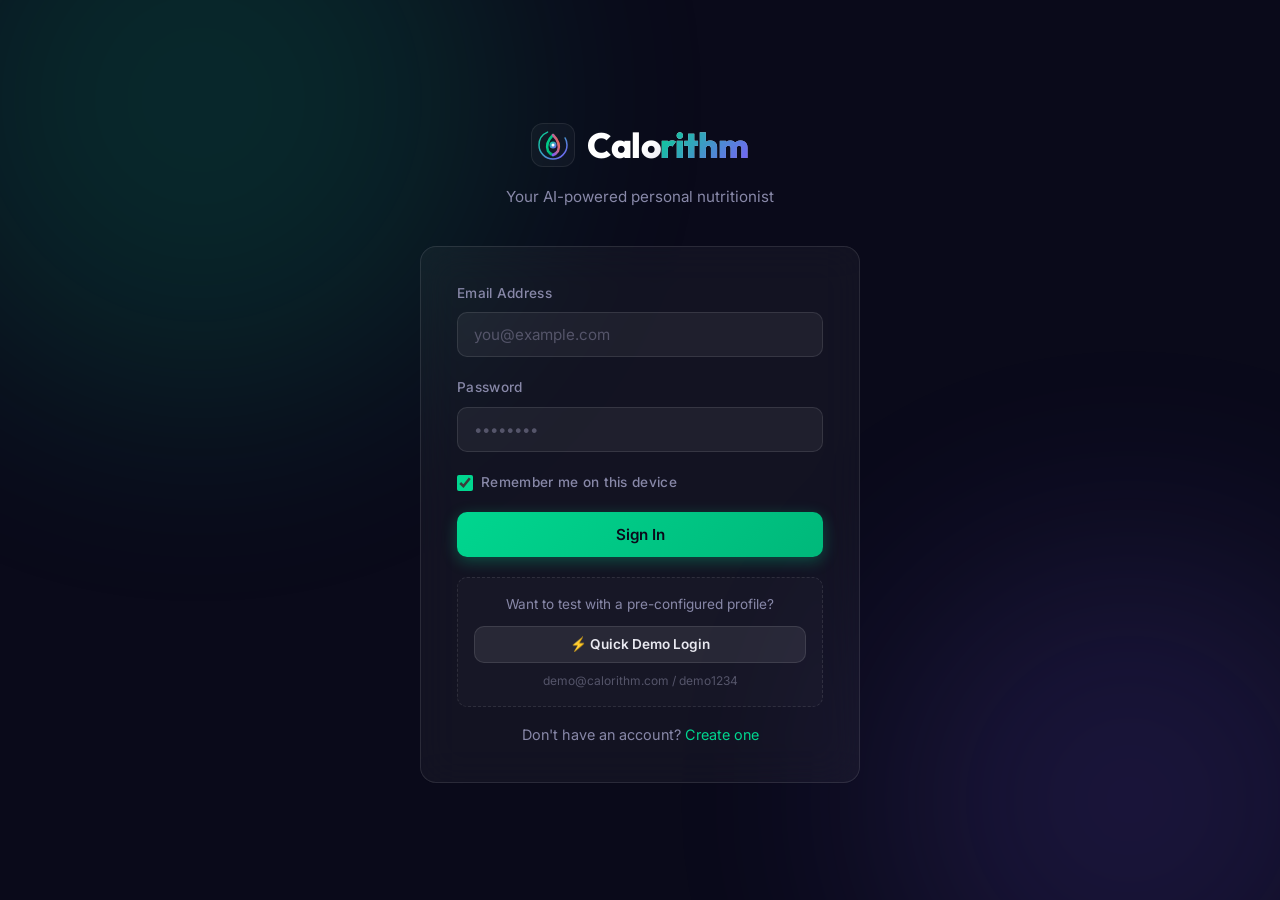
<file: frontend/index.html>
<!DOCTYPE html>
<html lang="en">
<head>
  <meta charset="UTF-8">
  <meta name="viewport" content="width=device-width, initial-scale=1.0">
  <meta name="description" content="AI-powered diet meal planner — personalized nutrition plans generated by artificial intelligence.">
  <title>Calorithm — Smart Diet Planner</title>
  <link rel="stylesheet" href="css/style.css">
</head>
<body>
  <div class="auth-page">
    <div class="auth-container">
      <div class="auth-header">
        <a href="index.html" class="logo">
          <div class="logo-icon-wrapper">
            <svg class="logo-icon" viewBox="0 0 32 32" fill="none" xmlns="http://www.w3.org/2000/svg">
              <defs>
                <linearGradient id="logoGrad" x1="0%" y1="0%" x2="100%" y2="100%">
                  <stop offset="0%" stop-color="var(--accent)" />
                  <stop offset="100%" stop-color="var(--accent-2)" />
                </linearGradient>
                <linearGradient id="leafGrad" x1="0%" y1="0%" x2="100%" y2="100%">
                  <stop offset="0%" stop-color="#00D68F" />
                  <stop offset="100%" stop-color="#00A36C" />
                </linearGradient>
                <linearGradient id="flameGrad" x1="0%" y1="100%" x2="100%" y2="0%">
                  <stop offset="0%" stop-color="#7C5CFC" />
                  <stop offset="100%" stop-color="#FF6B35" />
                </linearGradient>
              </defs>
              <circle class="orbit-ring" cx="16" cy="16" r="14" stroke="url(#logoGrad)" stroke-width="1.5" stroke-linecap="round" stroke-dasharray="60 20" />
              <path class="leaf-lobe" d="M16 6C11 11 9 17 11 22C13 25 16 26 16 26" stroke="url(#leafGrad)" stroke-width="2.5" stroke-linecap="round" />
              <path class="energy-lobe" d="M16 6C21 11 23 17 21 22C19 25 16 26 16 26" stroke="url(#flameGrad)" stroke-width="2.5" stroke-linecap="round" />
              <path d="M16 11V21" stroke="url(#logoGrad)" stroke-width="1.5" stroke-linecap="round" />
              <circle class="center-node" cx="16" cy="16" r="3.5" fill="url(#logoGrad)" />
              <circle cx="16" cy="16" r="1.5" fill="#ffffff" />
            </svg>
          </div>
          <span class="logo-text">Calo<span class="logo-text-highlight">rithm</span></span>
        </a>
        <p>Your AI-powered personal nutritionist</p>
      </div>
      <div class="auth-card">
        <form id="loginForm">
          <div class="form-group">
            <label for="email">Email Address</label>
            <input type="email" id="email" class="form-control" placeholder="you@example.com" required>
          </div>
          <div class="form-group">
            <label for="password">Password</label>
            <input type="password" id="password" class="form-control" placeholder="••••••••" required>
          </div>
          <div class="form-group checkbox-group" style="display:flex;align-items:center;gap:8px;margin-bottom:18px;">
            <input type="checkbox" id="rememberMe" style="width:16px;height:16px;cursor:pointer;accent-color:var(--accent);" checked>
            <label for="rememberMe" style="color:var(--text-secondary);font-size:0.85rem;cursor:pointer;user-select:none;margin-bottom:0;">Remember me on this device</label>
          </div>
          <button type="submit" class="btn btn-primary btn-block">Sign In</button>
        </form>
        <div class="demo-login-box" style="margin-top:20px;padding:16px;border:1px dashed var(--border-glass);border-radius:var(--radius-sm);background:rgba(255,255,255,0.02);text-align:center;">
          <p style="color:var(--text-secondary);font-size:0.85rem;margin-bottom:10px;">Want to test with a pre-configured profile?</p>
          <button id="quickDemoBtn" class="btn btn-secondary btn-block" style="font-size:0.85rem;padding:8px 14px;">⚡ Quick Demo Login</button>
          <div style="font-size:0.75rem;color:var(--text-muted);margin-top:8px;">
            demo@calorithm.com / demo1234
          </div>
        </div>
        <p class="text-center mt-2" style="color:var(--text-secondary);font-size:0.9rem;">
          Don't have an account? <a href="register.html">Create one</a>
        </p>
      </div>
    </div>
  </div>
  <script src="js/api.js"></script>
  <script src="js/auth.js"></script>
</body>
</html>
</file>
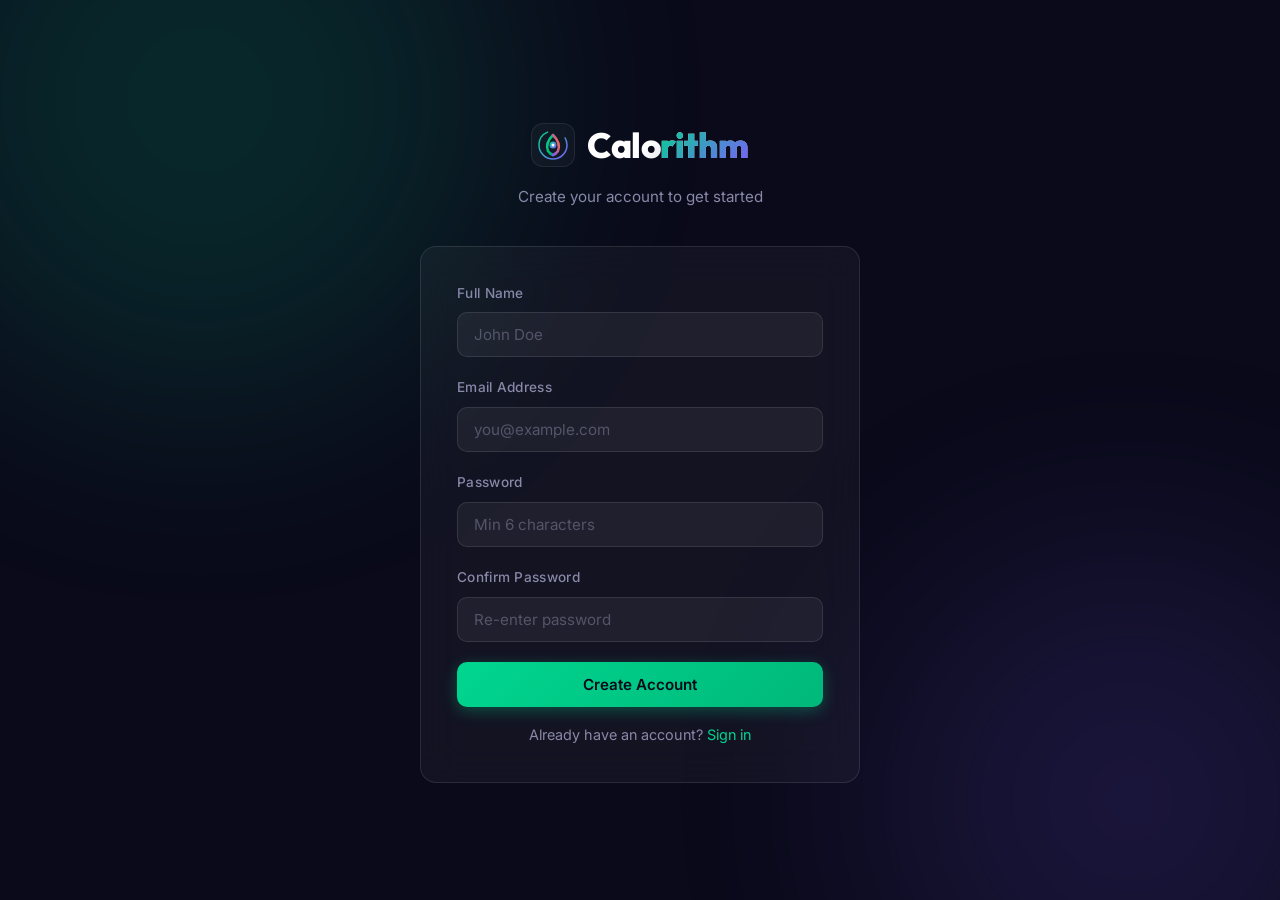
<file: frontend/register.html>
<!DOCTYPE html>
<html lang="en">
<head>
  <meta charset="UTF-8">
  <meta name="viewport" content="width=device-width, initial-scale=1.0">
  <meta name="description" content="Create your Calorithm account to get personalized AI-generated meal plans.">
  <title>Register — Calorithm</title>
  <link rel="stylesheet" href="css/style.css">
</head>
<body>
  <div class="auth-page">
    <div class="auth-container">
      <div class="auth-header">
        <a href="index.html" class="logo">
          <div class="logo-icon-wrapper">
            <svg class="logo-icon" viewBox="0 0 32 32" fill="none" xmlns="http://www.w3.org/2000/svg">
              <defs>
                <linearGradient id="logoGrad" x1="0%" y1="0%" x2="100%" y2="100%">
                  <stop offset="0%" stop-color="var(--accent)" />
                  <stop offset="100%" stop-color="var(--accent-2)" />
                </linearGradient>
                <linearGradient id="leafGrad" x1="0%" y1="0%" x2="100%" y2="100%">
                  <stop offset="0%" stop-color="#00D68F" />
                  <stop offset="100%" stop-color="#00A36C" />
                </linearGradient>
                <linearGradient id="flameGrad" x1="0%" y1="100%" x2="100%" y2="0%">
                  <stop offset="0%" stop-color="#7C5CFC" />
                  <stop offset="100%" stop-color="#FF6B35" />
                </linearGradient>
              </defs>
              <circle class="orbit-ring" cx="16" cy="16" r="14" stroke="url(#logoGrad)" stroke-width="1.5" stroke-linecap="round" stroke-dasharray="60 20" />
              <path class="leaf-lobe" d="M16 6C11 11 9 17 11 22C13 25 16 26 16 26" stroke="url(#leafGrad)" stroke-width="2.5" stroke-linecap="round" />
              <path class="energy-lobe" d="M16 6C21 11 23 17 21 22C19 25 16 26 16 26" stroke="url(#flameGrad)" stroke-width="2.5" stroke-linecap="round" />
              <path d="M16 11V21" stroke="url(#logoGrad)" stroke-width="1.5" stroke-linecap="round" />
              <circle class="center-node" cx="16" cy="16" r="3.5" fill="url(#logoGrad)" />
              <circle cx="16" cy="16" r="1.5" fill="#ffffff" />
            </svg>
          </div>
          <span class="logo-text">Calo<span class="logo-text-highlight">rithm</span></span>
        </a>
        <p>Create your account to get started</p>
      </div>
      <div class="auth-card">
        <form id="registerForm">
          <div class="form-group">
            <label for="name">Full Name</label>
            <input type="text" id="name" class="form-control" placeholder="John Doe" required>
          </div>
          <div class="form-group">
            <label for="email">Email Address</label>
            <input type="email" id="email" class="form-control" placeholder="you@example.com" required>
          </div>
          <div class="form-group">
            <label for="password">Password</label>
            <input type="password" id="password" class="form-control" placeholder="Min 6 characters" required minlength="6">
          </div>
          <div class="form-group">
            <label for="confirmPassword">Confirm Password</label>
            <input type="password" id="confirmPassword" class="form-control" placeholder="Re-enter password" required>
          </div>
          <button type="submit" class="btn btn-primary btn-block">Create Account</button>
        </form>
        <p class="text-center mt-2" style="color:var(--text-secondary);font-size:0.9rem;">
          Already have an account? <a href="index.html">Sign in</a>
        </p>
      </div>
    </div>
  </div>
  <script src="js/api.js"></script>
  <script src="js/auth.js"></script>
</body>
</html>
</file>
<file: frontend/css/style.css>
/* ═══════════════════════════════════════════════════════════
   AI Diet Planner — Design System
   ═══════════════════════════════════════════════════════════ */

@import url('https://fonts.googleapis.com/css2?family=Inter:wght@300;400;500;600;700&family=Outfit:wght@400;500;600;700;800&display=swap');

/* ── CSS Variables ─────────────────────────────────────── */
:root {
  --bg-primary: #0a0a1a;
  --bg-secondary: #111128;
  --bg-card: rgba(255, 255, 255, 0.04);
  --bg-card-hover: rgba(255, 255, 255, 0.07);
  --bg-glass: rgba(255, 255, 255, 0.06);
  --border-glass: rgba(255, 255, 255, 0.1);
  --text-primary: #e8e8f0;
  --text-secondary: #8888a8;
  --text-muted: #55556a;
  --accent: #00d68f;
  --accent-glow: rgba(0, 214, 143, 0.3);
  --accent-2: #7c5cfc;
  --accent-2-glow: rgba(124, 92, 252, 0.3);
  --danger: #ff4757;
  --warning: #f0ad4e;
  --orange: #ff6b35;
  --radius: 16px;
  --radius-sm: 10px;
  --radius-xs: 6px;
  --shadow: 0 8px 32px rgba(0, 0, 0, 0.4);
  --transition: 0.3s cubic-bezier(0.4, 0, 0.2, 1);
  --font-body: 'Inter', -apple-system, sans-serif;
  --font-heading: 'Outfit', 'Inter', sans-serif;
}

/* ── Reset & Base ──────────────────────────────────────── */
*, *::before, *::after { box-sizing: border-box; margin: 0; padding: 0; }

html { scroll-behavior: smooth; }

body {
  font-family: var(--font-body);
  background: var(--bg-primary);
  color: var(--text-primary);
  min-height: 100vh;
  line-height: 1.6;
  -webkit-font-smoothing: antialiased;
}

a { color: var(--accent); text-decoration: none; transition: var(--transition); }
a:hover { color: #33e0a8; }

/* ── Background Gradient Orbs ──────────────────────────── */
body::before, body::after {
  content: '';
  position: fixed;
  border-radius: 50%;
  filter: blur(120px);
  opacity: 0.15;
  z-index: -1;
  pointer-events: none;
}
body::before {
  width: 600px; height: 600px;
  background: var(--accent);
  top: -200px; left: -100px;
}
body::after {
  width: 500px; height: 500px;
  background: var(--accent-2);
  bottom: -150px; right: -100px;
}

/* ── Layout ────────────────────────────────────────────── */
.container {
  max-width: 1200px;
  margin: 0 auto;
  padding: 0 24px;
}

.page-wrapper {
  min-height: 100vh;
  display: flex;
  flex-direction: column;
}

/* ── Glass Card ────────────────────────────────────────── */
.card {
  background: var(--bg-card);
  border: 1px solid var(--border-glass);
  border-radius: var(--radius);
  padding: 28px;
  backdrop-filter: blur(20px);
  -webkit-backdrop-filter: blur(20px);
  transition: var(--transition);
}
.card:hover {
  background: var(--bg-card-hover);
  border-color: rgba(255,255,255,0.15);
  transform: translateY(-2px);
  box-shadow: var(--shadow);
}

/* ── Auth Layout (Login/Register) ──────────────────────── */
.auth-page {
  min-height: 100vh;
  display: flex;
  align-items: center;
  justify-content: center;
  padding: 24px;
}

.auth-container {
  width: 100%;
  max-width: 440px;
}

.auth-header {
  text-align: center;
  margin-bottom: 36px;
}

/* ── Logo Component ────────────────────────────────────── */
.logo {
  display: inline-flex;
  align-items: center;
  gap: 12px;
  text-decoration: none !important;
  color: inherit;
  transition: var(--transition);
}

.logo:hover {
  transform: translateY(-1px);
}

.logo-icon-wrapper {
  position: relative;
  display: flex;
  align-items: center;
  justify-content: center;
  background: rgba(255, 255, 255, 0.03);
  border: 1px solid rgba(255, 255, 255, 0.08);
  transition: var(--transition);
}

.logo:hover .logo-icon-wrapper {
  background: rgba(255, 255, 255, 0.06);
  border-color: rgba(255, 255, 255, 0.15);
  box-shadow: 0 0 15px rgba(0, 214, 143, 0.2), 0 0 25px rgba(124, 92, 252, 0.1);
}

.logo-icon {
  width: 100%;
  height: 100%;
  transition: var(--transition);
}

.logo:hover .logo-icon {
  transform: scale(1.05);
}

.logo-icon .orbit-ring {
  transform-origin: center;
  transition: transform 1.5s cubic-bezier(0.2, 0.8, 0.2, 1);
}

.logo:hover .logo-icon .orbit-ring {
  transform: rotate(180deg);
}

@keyframes pulse-node {
  0%, 100% { transform: scale(1); opacity: 0.9; }
  50% { transform: scale(1.2); opacity: 1; }
}

.logo-icon .center-node {
  transform-origin: center;
  animation: pulse-node 2.5s infinite ease-in-out;
}

.logo-text {
  font-family: var(--font-heading);
  font-weight: 800;
  letter-spacing: -0.5px;
  background: linear-gradient(135deg, #ffffff 40%, #a5a5c5 100%);
  -webkit-background-clip: text;
  -webkit-text-fill-color: transparent;
  background-clip: text;
  transition: var(--transition);
}

.logo-text-highlight {
  background: linear-gradient(135deg, var(--accent), var(--accent-2));
  -webkit-background-clip: text;
  -webkit-text-fill-color: transparent;
  background-clip: text;
}

/* Logo placement sizes */
.auth-header .logo {
  justify-content: center;
  margin-bottom: 12px;
}

.auth-header .logo-text {
  font-size: 2.2rem;
}

.auth-header .logo-icon-wrapper {
  width: 44px;
  height: 44px;
  border-radius: 12px;
  padding: 5px;
}

.auth-header p {
  color: var(--text-secondary);
  font-size: 0.95rem;
}

.auth-card {
  background: var(--bg-card);
  border: 1px solid var(--border-glass);
  border-radius: var(--radius);
  padding: 36px;
  backdrop-filter: blur(20px);
}

/* ── Form Elements ─────────────────────────────────────── */
.form-group {
  margin-bottom: 20px;
}

.form-group label {
  display: block;
  font-size: 0.85rem;
  font-weight: 500;
  color: var(--text-secondary);
  margin-bottom: 8px;
  letter-spacing: 0.3px;
}

.form-control {
  width: 100%;
  padding: 12px 16px;
  background: rgba(255,255,255,0.05);
  border: 1px solid var(--border-glass);
  border-radius: var(--radius-sm);
  color: var(--text-primary);
  font-family: var(--font-body);
  font-size: 0.95rem;
  transition: var(--transition);
  outline: none;
}
.form-control:focus {
  border-color: var(--accent);
  box-shadow: 0 0 0 3px var(--accent-glow);
  background: rgba(255,255,255,0.07);
}
.form-control::placeholder { color: var(--text-muted); }

select.form-control {
  appearance: none;
  background-image: url("data:image/svg+xml,%3Csvg xmlns='http://www.w3.org/2000/svg' width='12' height='8'%3E%3Cpath d='M1 1l5 5 5-5' stroke='%238888a8' fill='none' stroke-width='1.5'/%3E%3C/svg%3E");
  background-repeat: no-repeat;
  background-position: right 16px center;
  padding-right: 40px;
  cursor: pointer;
}

textarea.form-control { resize: vertical; min-height: 80px; }

/* ── Buttons ───────────────────────────────────────────── */
.btn {
  display: inline-flex;
  align-items: center;
  justify-content: center;
  gap: 8px;
  padding: 12px 24px;
  border: none;
  border-radius: var(--radius-sm);
  font-family: var(--font-body);
  font-size: 0.95rem;
  font-weight: 600;
  cursor: pointer;
  transition: var(--transition);
  text-decoration: none;
  line-height: 1.4;
}

.btn-primary {
  background: linear-gradient(135deg, var(--accent), #00b87a);
  color: #0a0a1a;
  box-shadow: 0 4px 15px var(--accent-glow);
}
.btn-primary:hover {
  transform: translateY(-2px);
  box-shadow: 0 6px 25px var(--accent-glow);
}
.btn-primary:active { transform: translateY(0); }

.btn-secondary {
  background: rgba(255,255,255,0.08);
  color: var(--text-primary);
  border: 1px solid var(--border-glass);
}
.btn-secondary:hover { background: rgba(255,255,255,0.12); }

.btn-danger {
  background: rgba(255, 71, 87, 0.15);
  color: var(--danger);
  border: 1px solid rgba(255, 71, 87, 0.3);
}
.btn-danger:hover { background: rgba(255, 71, 87, 0.25); }

.btn-block { width: 100%; }

.btn:disabled {
  opacity: 0.5;
  cursor: not-allowed;
  transform: none !important;
}

/* ── Navbar ────────────────────────────────────────────── */
.navbar {
  display: flex;
  align-items: center;
  justify-content: space-between;
  padding: 16px 32px;
  background: rgba(10, 10, 26, 0.8);
  backdrop-filter: blur(20px);
  border-bottom: 1px solid var(--border-glass);
  position: sticky;
  top: 0;
  z-index: 100;
}

.navbar .logo-text {
  font-size: 1.4rem;
}

.navbar .logo-icon-wrapper {
  width: 32px;
  height: 32px;
  border-radius: 8px;
  padding: 3.5px;
}

.nav-links { display: flex; align-items: center; gap: 8px; }

.nav-links a, .nav-links button {
  padding: 8px 16px;
  border-radius: var(--radius-xs);
  font-size: 0.9rem;
  font-weight: 500;
  color: var(--text-secondary);
  background: none;
  border: none;
  cursor: pointer;
  font-family: var(--font-body);
  transition: var(--transition);
}
.nav-links a:hover, .nav-links button:hover { color: var(--text-primary); background: rgba(255,255,255,0.06); }
.nav-links a.active { color: var(--accent); }

.nav-user {
  display: flex;
  align-items: center;
  gap: 12px;
}

.nav-user .user-name {
  font-weight: 500;
  font-size: 0.9rem;
  color: var(--text-secondary);
}

/* ── Dashboard Grid ────────────────────────────────────── */
.dashboard-content { padding: 32px; }

.stats-grid {
  display: grid;
  grid-template-columns: repeat(auto-fit, minmax(280px, 1fr));
  gap: 20px;
  margin-bottom: 32px;
}

.stat-card {
  background: var(--bg-card);
  border: 1px solid var(--border-glass);
  border-radius: var(--radius);
  padding: 24px;
  backdrop-filter: blur(20px);
}

.stat-card .stat-label {
  font-size: 0.8rem;
  font-weight: 500;
  color: var(--text-muted);
  text-transform: uppercase;
  letter-spacing: 1px;
  margin-bottom: 8px;
}

.stat-card .stat-value {
  font-family: var(--font-heading);
  font-size: 2rem;
  font-weight: 700;
  color: var(--text-primary);
}

.stat-card .stat-sub {
  font-size: 0.85rem;
  color: var(--text-secondary);
  margin-top: 4px;
}

/* ── BMI Gauge ─────────────────────────────────────────── */
.bmi-gauge-wrapper {
  display: flex;
  flex-direction: column;
  align-items: center;
  padding: 12px 0;
}

.bmi-gauge {
  width: 160px;
  height: 90px;
  position: relative;
}

.bmi-value-display {
  font-family: var(--font-heading);
  font-size: 2.4rem;
  font-weight: 800;
  text-align: center;
  margin-top: 8px;
}

.bmi-category {
  display: inline-block;
  padding: 4px 14px;
  border-radius: 20px;
  font-size: 0.8rem;
  font-weight: 600;
  text-transform: uppercase;
  letter-spacing: 0.5px;
  margin-top: 8px;
}

/* ── Section Headers ───────────────────────────────────── */
.section-header {
  display: flex;
  align-items: center;
  justify-content: space-between;
  margin-bottom: 24px;
}

.section-header h2 {
  font-family: var(--font-heading);
  font-size: 1.5rem;
  font-weight: 700;
}

/* ── Meal Plan Cards ───────────────────────────────────── */
.meal-plan-container { margin-top: 24px; }

.day-section {
  margin-bottom: 32px;
}

.day-header {
  font-family: var(--font-heading);
  font-size: 1.2rem;
  font-weight: 600;
  color: var(--accent);
  margin-bottom: 16px;
  padding-bottom: 8px;
  border-bottom: 1px solid var(--border-glass);
}

.meals-grid {
  display: grid;
  grid-template-columns: repeat(auto-fill, minmax(320px, 1fr));
  gap: 16px;
}

.meal-card {
  background: var(--bg-card);
  border: 1px solid var(--border-glass);
  border-radius: var(--radius);
  padding: 24px;
  transition: var(--transition);
}
.meal-card:hover {
  border-color: rgba(255,255,255,0.15);
  transform: translateY(-2px);
  box-shadow: var(--shadow);
}

.meal-card .meal-type {
  font-size: 0.75rem;
  font-weight: 600;
  text-transform: uppercase;
  letter-spacing: 1px;
  color: var(--accent);
  margin-bottom: 6px;
}

.meal-card .meal-name {
  font-family: var(--font-heading);
  font-size: 1.15rem;
  font-weight: 600;
  margin-bottom: 12px;
}

.meal-card .meal-meta {
  display: flex;
  flex-wrap: wrap;
  gap: 12px;
  margin-bottom: 14px;
}

.meal-meta-item {
  display: flex;
  align-items: center;
  gap: 4px;
  font-size: 0.8rem;
  color: var(--text-secondary);
}

.meal-meta-item .meta-value {
  font-weight: 600;
  color: var(--text-primary);
}

.macro-bars {
  display: flex;
  gap: 8px;
  margin-bottom: 14px;
}

.macro-bar {
  flex: 1;
  text-align: center;
}

.macro-bar .bar-track {
  height: 4px;
  background: rgba(255,255,255,0.08);
  border-radius: 2px;
  overflow: hidden;
  margin-bottom: 4px;
}

.macro-bar .bar-fill { height: 100%; border-radius: 2px; transition: width 0.6s ease; }
.macro-bar .bar-fill.protein { background: var(--accent); }
.macro-bar .bar-fill.carbs { background: var(--accent-2); }
.macro-bar .bar-fill.fat { background: var(--orange); }

.macro-bar .bar-label {
  font-size: 0.7rem;
  color: var(--text-muted);
}

.meal-card .ingredients-list {
  list-style: none;
  padding: 0;
  margin: 0 0 12px;
}
.ingredients-list li {
  font-size: 0.85rem;
  color: var(--text-secondary);
  padding: 3px 0;
  padding-left: 16px;
  position: relative;
}
.ingredients-list li::before {
  content: '•';
  position: absolute;
  left: 0;
  color: var(--accent);
}

.meal-card .instructions {
  font-size: 0.85rem;
  color: var(--text-secondary);
  line-height: 1.5;
  border-top: 1px solid var(--border-glass);
  padding-top: 12px;
  margin-top: 4px;
}

/* ── Day Summary ───────────────────────────────────────── */
.day-summary {
  display: flex;
  gap: 24px;
  flex-wrap: wrap;
  margin-bottom: 16px;
}

.day-summary .summary-item {
  font-size: 0.85rem;
  color: var(--text-secondary);
}
.day-summary .summary-item strong {
  color: var(--text-primary);
}

/* ── Toggle / Selector ─────────────────────────────────── */
.toggle-group {
  display: inline-flex;
  background: rgba(255,255,255,0.05);
  border-radius: var(--radius-sm);
  border: 1px solid var(--border-glass);
  overflow: hidden;
}

.toggle-group button {
  padding: 8px 20px;
  background: none;
  border: none;
  color: var(--text-secondary);
  font-family: var(--font-body);
  font-size: 0.85rem;
  font-weight: 500;
  cursor: pointer;
  transition: var(--transition);
}
.toggle-group button.active {
  background: var(--accent);
  color: var(--bg-primary);
}
.toggle-group button:hover:not(.active) {
  background: rgba(255,255,255,0.08);
}

/* ── Goal / Activity Selector Cards ────────────────────── */
.option-cards {
  display: grid;
  grid-template-columns: repeat(auto-fill, minmax(160px, 1fr));
  gap: 12px;
}

.option-card {
  background: var(--bg-card);
  border: 2px solid var(--border-glass);
  border-radius: var(--radius-sm);
  padding: 16px;
  text-align: center;
  cursor: pointer;
  transition: var(--transition);
}
.option-card:hover { border-color: rgba(255,255,255,0.2); }
.option-card.selected {
  border-color: var(--accent);
  background: rgba(0, 214, 143, 0.08);
  box-shadow: 0 0 0 3px var(--accent-glow);
}
.option-card .option-icon { font-size: 1.8rem; margin-bottom: 8px; }
.option-card .option-label { font-size: 0.85rem; font-weight: 500; }

/* ── Profile Form Grid ─────────────────────────────────── */
.profile-grid {
  display: grid;
  grid-template-columns: repeat(auto-fit, minmax(280px, 1fr));
  gap: 20px;
}

.profile-section {
  margin-bottom: 32px;
}

.profile-section h3 {
  font-family: var(--font-heading);
  font-size: 1.1rem;
  font-weight: 600;
  margin-bottom: 16px;
  color: var(--text-secondary);
}

/* ── History List ──────────────────────────────────────── */
.history-list { display: flex; flex-direction: column; gap: 12px; }

.history-item {
  display: flex;
  align-items: center;
  justify-content: space-between;
  background: var(--bg-card);
  border: 1px solid var(--border-glass);
  border-radius: var(--radius-sm);
  padding: 16px 20px;
  cursor: pointer;
  transition: var(--transition);
}
.history-item:hover { background: var(--bg-card-hover); border-color: rgba(255,255,255,0.15); }

.history-item .history-date {
  font-size: 0.85rem;
  color: var(--text-secondary);
}
.history-item .history-type {
  font-size: 0.75rem;
  text-transform: uppercase;
  letter-spacing: 0.5px;
  padding: 4px 10px;
  border-radius: 20px;
  background: rgba(0, 214, 143, 0.1);
  color: var(--accent);
  font-weight: 600;
}
.history-item .history-cals {
  font-weight: 600;
  color: var(--text-primary);
}

/* ── Alerts / Toast ────────────────────────────────────── */
.alert {
  padding: 14px 20px;
  border-radius: var(--radius-sm);
  font-size: 0.9rem;
  margin-bottom: 20px;
  animation: slideDown 0.3s ease;
}
.alert-error { background: rgba(255,71,87,0.12); color: var(--danger); border: 1px solid rgba(255,71,87,0.25); }
.alert-success { background: rgba(0,214,143,0.12); color: var(--accent); border: 1px solid rgba(0,214,143,0.25); }

@keyframes slideDown {
  from { opacity: 0; transform: translateY(-10px); }
  to { opacity: 1; transform: translateY(0); }
}

/* ── Loading Spinner ───────────────────────────────────── */
.spinner {
  width: 40px; height: 40px;
  border: 3px solid rgba(255,255,255,0.1);
  border-top-color: var(--accent);
  border-radius: 50%;
  animation: spin 0.8s linear infinite;
  margin: 40px auto;
}

.loading-overlay {
  display: flex;
  flex-direction: column;
  align-items: center;
  justify-content: center;
  padding: 60px 20px;
  gap: 16px;
}

.loading-overlay p {
  color: var(--text-secondary);
  font-size: 0.95rem;
  animation: pulse 1.5s ease-in-out infinite;
}

@keyframes spin { to { transform: rotate(360deg); } }
@keyframes pulse { 0%,100% { opacity: 0.5; } 50% { opacity: 1; } }

/* ── Utility ───────────────────────────────────────────── */
.text-center { text-align: center; }
.mt-1 { margin-top: 8px; }
.mt-2 { margin-top: 16px; }
.mt-3 { margin-top: 24px; }
.mb-2 { margin-bottom: 16px; }
.hidden { display: none !important; }

.form-row {
  display: grid;
  grid-template-columns: 1fr 1fr;
  gap: 16px;
}

/* ── Responsive ────────────────────────────────────────── */
@media (max-width: 768px) {
  .navbar { padding: 12px 16px; }
  .dashboard-content { padding: 20px 16px; }
  .stats-grid { grid-template-columns: 1fr; }
  .meals-grid { grid-template-columns: 1fr; }
  .form-row { grid-template-columns: 1fr; }
  .option-cards { grid-template-columns: repeat(2, 1fr); }
  .auth-card { padding: 24px; }
  .nav-links { gap: 4px; }
  .nav-links a, .nav-links button { padding: 6px 10px; font-size: 0.8rem; }
}

/* ── Weekly Tabs Styling ───────────────────────────────── */
.weekly-planner-wrapper {
  margin-top: 16px;
}

.weekly-tabs-nav {
  display: flex;
  gap: 8px;
  overflow-x: auto;
  padding-bottom: 10px;
  margin-bottom: 20px;
  border-bottom: 1px solid var(--border-glass);
  -webkit-overflow-scrolling: touch;
}

.weekly-tabs-nav::-webkit-scrollbar {
  height: 4px;
}
.weekly-tabs-nav::-webkit-scrollbar-thumb {
  background: var(--border-glass);
  border-radius: 2px;
}

.weekly-tab-btn {
  padding: 10px 18px;
  background: rgba(255, 255, 255, 0.02);
  border: 1px solid var(--border-glass);
  border-radius: var(--radius-sm);
  color: var(--text-secondary);
  font-family: var(--font-heading);
  font-size: 0.85rem;
  font-weight: 600;
  cursor: pointer;
  white-space: nowrap;
  transition: var(--transition);
}

.weekly-tab-btn:hover {
  background: rgba(255, 255, 255, 0.08);
  color: var(--text-primary);
  border-color: rgba(255, 255, 255, 0.15);
}

.weekly-tab-btn.active {
  background: var(--accent);
  color: var(--bg-primary);
  border-color: var(--accent);
  box-shadow: 0 0 12px var(--accent-glow);
}

.weekly-day-pane {
  animation: tabFadeIn 0.25s ease-out;
}

@keyframes tabFadeIn {
  from { opacity: 0; transform: translateY(4px); }
  to { opacity: 1; transform: translateY(0); }
}

/* ── Quick Demo Login Box ──────────────────────────────── */
.demo-login-box {
  transition: var(--transition);
}
.demo-login-box:hover {
  background: rgba(255, 255, 255, 0.04) !important;
}
</file>
